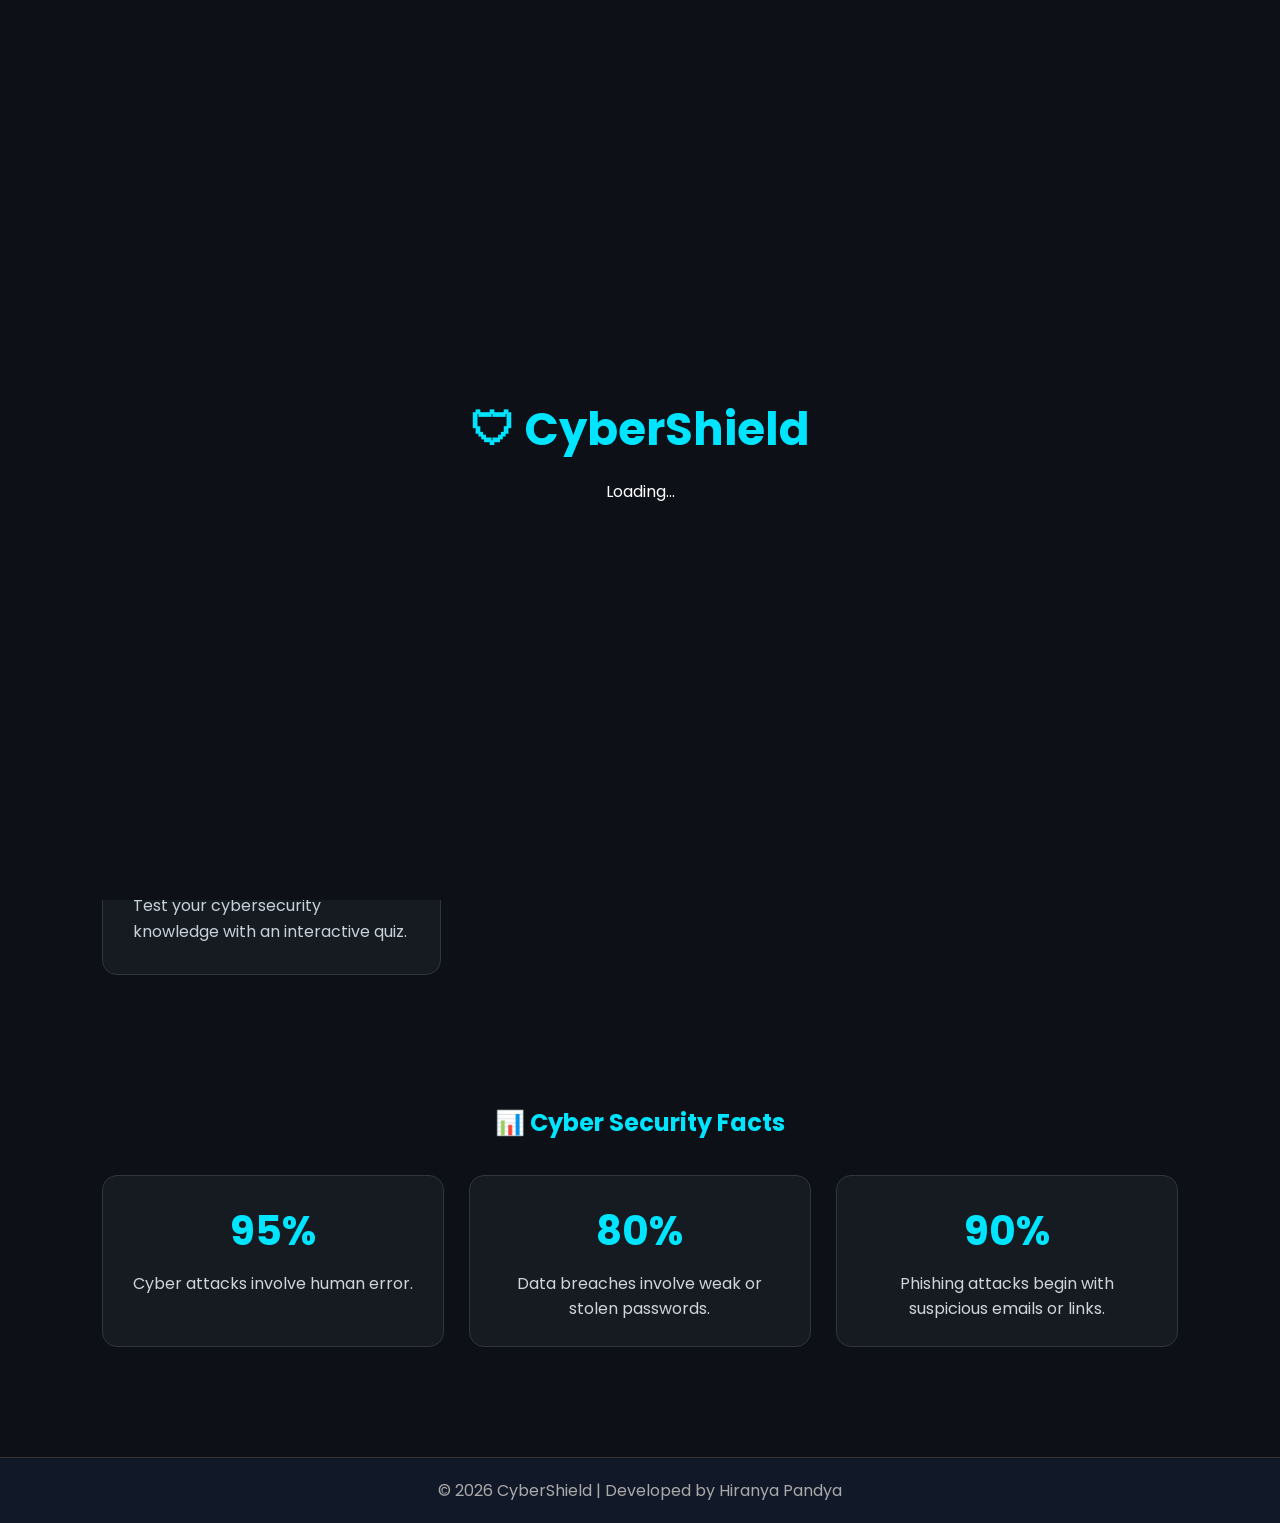
<file: index.html>
<!DOCTYPE html>
<html lang="en">
<head>
    <meta charset="UTF-8">
    <meta name="viewport" content="width=device-width, initial-scale=1.0">
    <title>CyberShield | Password & Phishing Security Toolkit</title>

    <link rel="icon" type="image/png" href="images/favicon.png">


    <link rel="stylesheet" href="style.css">

    <link rel="preconnect" href="https://fonts.googleapis.com">
    <link href="https://fonts.googleapis.com/css2?family=Poppins:wght@300;400;600;700&display=swap" rel="stylesheet">
</head>

<body>

<div id="loader">
    <h1>🛡 CyberShield</h1>
    <p>Loading...</p>
</div>

<header>

    <nav>

        <h2>🛡 CyberShield</h2>

        <ul>

            <li><a href="index.html">Home</a></li>

            <li><a href="password.html">Password Checker</a></li>

            <li><a href="detector.html">Fraud Link Detector</a></li>

            <li><a href="tips.html">Security Tips</a></li>

            <li><a href="quiz.html">Quiz</a></li>

            <li><a href="about.html">About</a></li>

        </ul>

        <button onclick="toggleTheme()" id="themeBtn">🌙</button>

    </nav>

</header>

<section class="hero">

    <h1>Protect Yourself from Cyber Threats</h1>

    <p>

        CyberShield helps users create strong passwords,

        identify suspicious links,

        learn cyber safety,

        and test their cybersecurity knowledge.

    </p>

    <a href="password.html" class="btn">Get Started</a>

</section>

<section class="features">

    <div class="card">

        <h2>🔐 Password Strength Checker</h2>

        <p>Create stronger passwords to secure your online accounts.</p>

    </div>

    <div class="card">

        <h2>🔗 Fraud Link Detector</h2>

        <p>Analyze URLs for common phishing and scam indicators.</p>

    </div>

    <div class="card">

        <h2>🛡 Cyber Security Tips</h2>

        <p>Learn simple ways to stay safe online.</p>

    </div>

    <div class="card">

        <h2>🧠 Cyber Quiz</h2>

        <p>Test your cybersecurity knowledge with an interactive quiz.</p>

    </div>

</section>

<section class="stats">

    <h2>📊 Cyber Security Facts</h2>

    <div class="stats-container">

        <div class="stat-box">
            <h3>95%</h3>
            <p>Cyber attacks involve human error.</p>
        </div>

        <div class="stat-box">
            <h3>80%</h3>
            <p>Data breaches involve weak or stolen passwords.</p>
        </div>

        <div class="stat-box">
            <h3>90%</h3>
            <p>Phishing attacks begin with suspicious emails or links.</p>
        </div>

    </div>

</section>

<footer>
    <p>© 2026 CyberShield | Developed by Hiranya Pandya</p>
</footer>


<script src="script.js"></script>

<button id="topBtn" onclick="topFunction()">
⬆
</button>

</body>
</html>
</file>
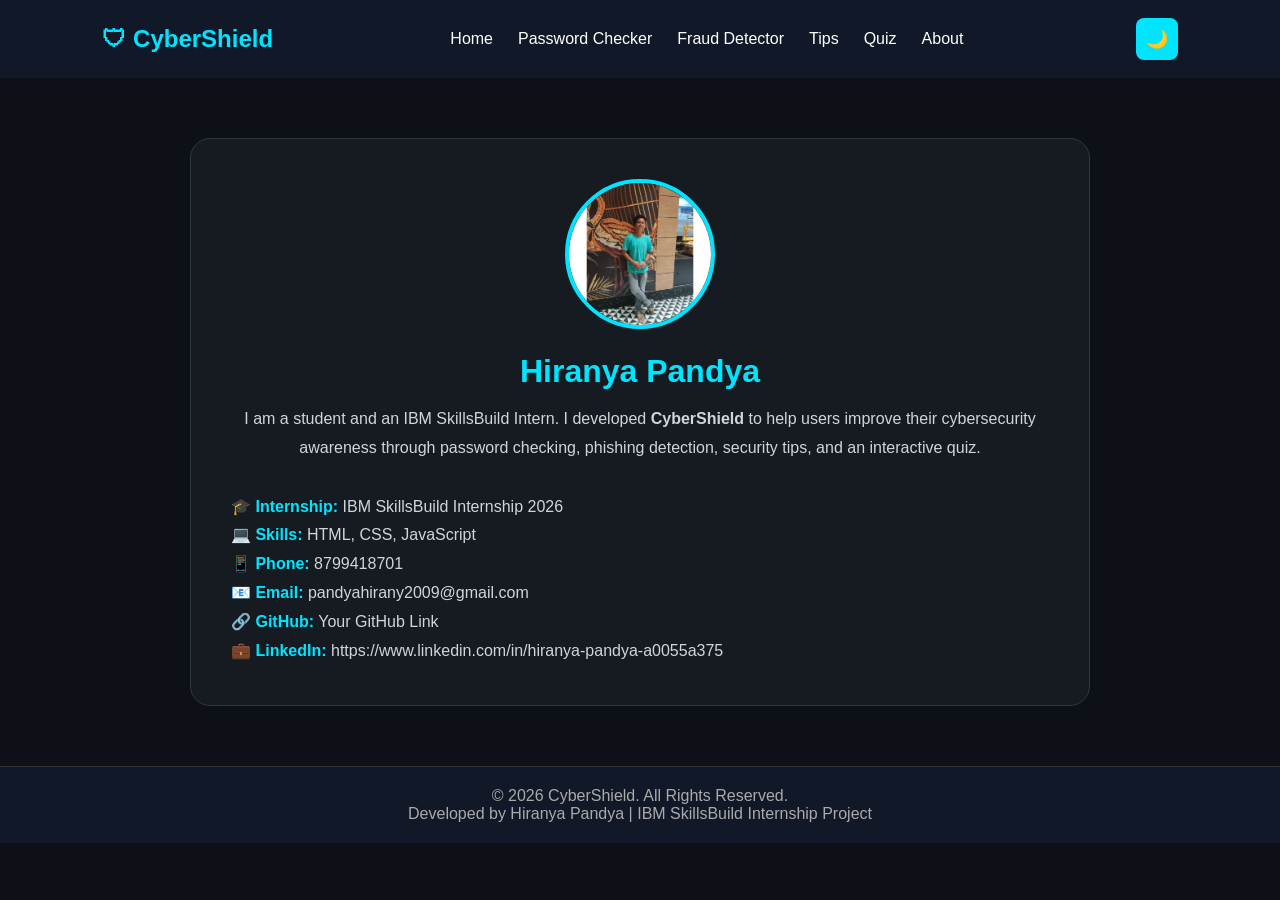
<file: about.html>
<!DOCTYPE html>
<html lang="en">
<head>
<meta charset="UTF-8">
<meta name="viewport" content="width=device-width, initial-scale=1.0">
<title>About Developer</title>

<link rel="icon" type="image/png" href="images/favicon.png">

<link rel="stylesheet" href="style.css">

<style>

.about-container{
max-width:900px;
margin:60px auto;
background:#161b22;
padding:40px;
border-radius:20px;
text-align:center;
border:1px solid #30363d;
}

.profile{
width:150px;
height:150px;
border-radius:50%;
border:4px solid #00e5ff;
margin-bottom:20px;
}

.about-container h1{
color:#00e5ff;
margin-bottom:15px;
}

.about-container p{
line-height:1.8;
color:#d1d5db;
}

.info{
margin-top:30px;
text-align:left;
line-height:2;
}

.info strong{
color:#00e5ff;
}

</style>

</head>

<body>

<header>
<nav>

<h2>🛡 CyberShield</h2>

<ul>
<li><a href="index.html">Home</a></li>
<li><a href="password.html">Password Checker</a></li>
<li><a href="detector.html">Fraud Detector</a></li>
<li><a href="tips.html">Tips</a></li>
<li><a href="quiz.html">Quiz</a></li>
<li><a href="about.html">About</a></li>
</ul>

<button onclick="toggleTheme()" id="themeBtn">🌙</button>

</nav>
</header>

<div class="about-container">

<img src="profile.jpg" class="profile" alt="Profile">

<h1>Hiranya Pandya</h1>

<p>
I am a student and an IBM SkillsBuild Intern. I developed <b>CyberShield</b> to help users improve their cybersecurity awareness through password checking, phishing detection, security tips, and an interactive quiz.
</p>

<div class="info">

<p><strong>🎓 Internship:</strong> IBM SkillsBuild Internship 2026</p>

<p><strong>💻 Skills:</strong> HTML, CSS, JavaScript</p>

<p><strong>📱 Phone:</strong> 8799418701 </p>

<p><strong>📧 Email:</strong> pandyahirany2009@gmail.com </p>

<p><strong>🔗 GitHub:</strong> Your GitHub Link</p>

<p><strong>💼 LinkedIn:</strong> https://www.linkedin.com/in/hiranya-pandya-a0055a375  </p>

</div>

</div>

<footer>
<p>© 2026 CyberShield. All Rights Reserved.</p>
<p>Developed by Hiranya Pandya | IBM SkillsBuild Internship Project</p>
</footer>

<button id="topBtn" onclick="topFunction()">
⬆
</button>

</body>
</html>
</file>
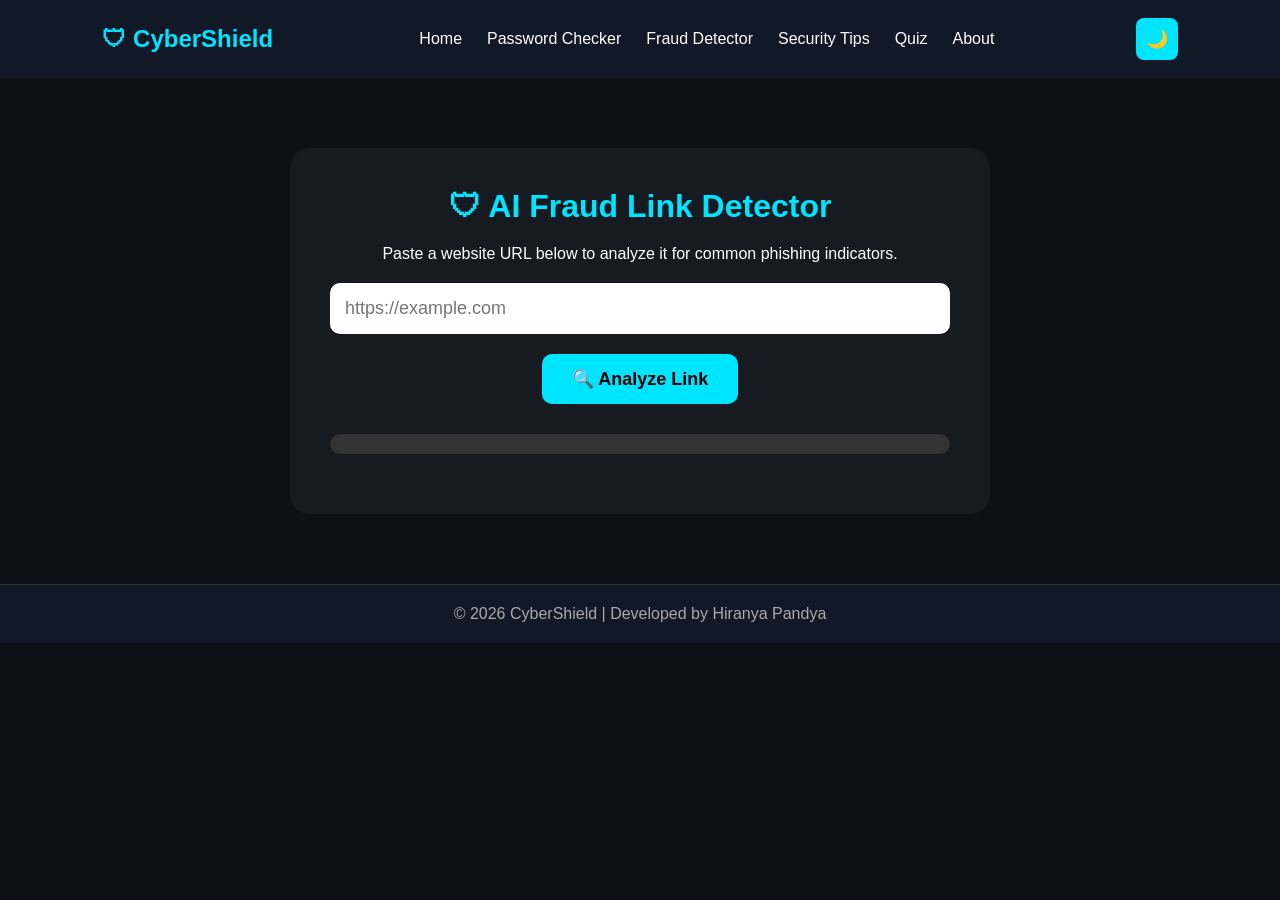
<file: detector.html>
<!DOCTYPE html>
<html lang="en">
<head>
<meta charset="UTF-8">
<meta name="viewport" content="width=device-width, initial-scale=1.0">
<title>Fraud Link Detector</title>

<link rel="icon" type="image/png" href="images/favicon.png">

<link rel="stylesheet" href="style.css">

<style>

.detector-container{

max-width:700px;
margin:70px auto;
background:#161b22;
padding:40px;
border-radius:20px;
text-align:center;

}

.detector-container h1{

color:#00e5ff;
margin-bottom:20px;

}

.detector-container input{

width:100%;
padding:15px;
font-size:18px;
border:none;
outline:none;
border-radius:10px;
margin:20px 0;

}

.detector-container button{

padding:14px 30px;
background:#00e5ff;
border:none;
border-radius:10px;
cursor:pointer;
font-size:18px;
font-weight:bold;

}

#output{

margin-top:30px;
font-size:22px;

}

#reason{

margin-top:20px;
line-height:1.8;
text-align:left;
color:white;

}

</style>

</head>

<body>

<header>

<nav>

<h2>🛡 CyberShield</h2>

<ul>

<li><a href="index.html">Home</a></li>
<li><a href="password.html">Password Checker</a></li>
<li><a href="detector.html">Fraud Detector</a></li>
<li><a href="tips.html">Security Tips</a></li>
<li><a href="quiz.html">Quiz</a></li>
<li><a href="about.html">About</a></li>

</ul>

<button onclick="toggleTheme()" id="themeBtn">🌙</button>

</nav>

</header>

<div class="detector-container">

<h1>🛡 AI Fraud Link Detector</h1>

<p>
Paste a website URL below to analyze it for common phishing indicators.
</p>

<input
type="text"
id="url"
placeholder="https://example.com">

<button onclick="detectLink()">
🔍 Analyze Link
</button>

<div style="margin-top:30px;">

<h2 id="output"></h2>

<div
style="
width:100%;
height:20px;
background:#333;
border-radius:20px;
overflow:hidden;
margin-top:15px;">

<div
id="riskBar"
style="
height:100%;
width:0%;
background:red;
transition:.6s;">
</div>

</div>

</div>

<div id="reason"></div>


</div>

<script src="script.js"></script>

<footer>
    <p>© 2026 CyberShield | Developed by Hiranya Pandya</p>
</footer>

<button id="topBtn" onclick="topFunction()">
⬆
</button>

</body>
</html>
</file>
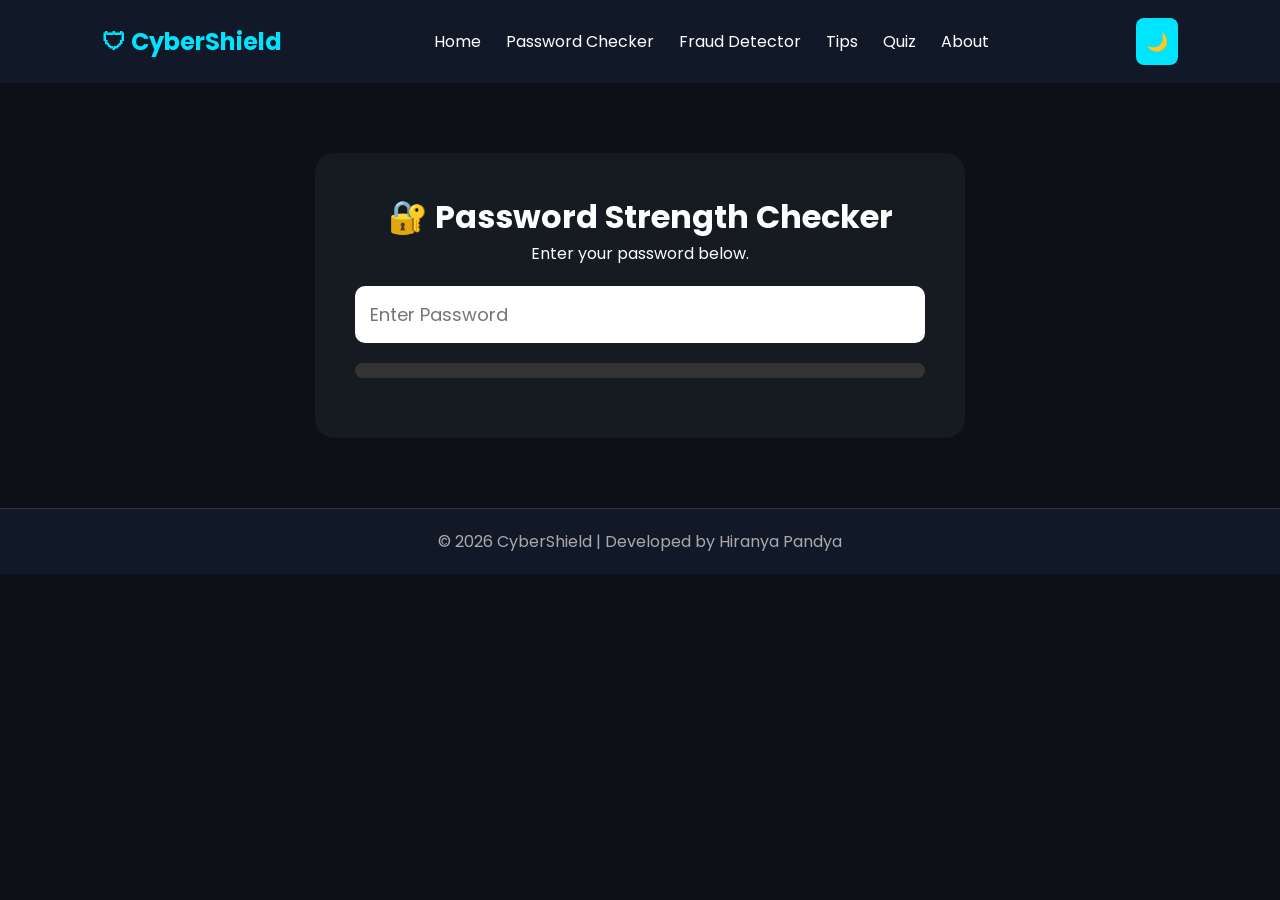
<file: password.html>
<!DOCTYPE html>
<html lang="en">
<head>
<meta charset="UTF-8">
<meta name="viewport" content="width=device-width, initial-scale=1.0">
<title>Password Strength Checker</title>

<link rel="icon" type="image/png" href="images/favicon.png">

<link rel="stylesheet" href="style.css">
<link href="https://fonts.googleapis.com/css2?family=Poppins:wght@300;400;600;700&display=swap" rel="stylesheet">

<style>

.password-container{

width:90%;
max-width:650px;

margin:70px auto;

background:#161b22;

padding:40px;

border-radius:20px;

text-align:center;

}

.password-container input{

width:100%;

padding:15px;

margin:20px 0;

font-size:18px;

border-radius:10px;

border:none;

outline:none;

}

#strengthBar{

height:15px;

background:#333;

border-radius:10px;

overflow:hidden;

}

#progress{

height:100%;

width:0%;

transition:.4s;

}

#result{

margin-top:20px;

font-size:22px;

font-weight:bold;

}

#tips{

margin-top:15px;

line-height:1.8;

color:#d1d5db;

text-align:left;

}

</style>

</head>

<body>

<header>

<nav>

<h2>🛡 CyberShield</h2>

<ul>

<li><a href="index.html">Home</a></li>

<li><a href="password.html">Password Checker</a></li>

<li><a href="detector.html">Fraud Detector</a></li>

<li><a href="tips.html">Tips</a></li>

<li><a href="quiz.html">Quiz</a></li>

<li><a href="about.html">About</a></li>

</ul>

<button onclick="toggleTheme()" id="themeBtn">🌙</button>


</nav>

</header>

<div class="password-container">

<h1>🔐 Password Strength Checker</h1>

<p>Enter your password below.</p>

<input
type="password"
id="password"
placeholder="Enter Password"
onkeyup="checkPassword()">

<div id="strengthBar">

<div id="progress"></div>

</div>

<h2 id="result"></h2>

<div id="tips"></div>

</div>

<script src="script.js"></script>

<footer>
    <p>© 2026 CyberShield | Developed by Hiranya Pandya</p>
</footer>

<button id="topBtn" onclick="topFunction()">
⬆
</button>

</body>

</html>
</file>
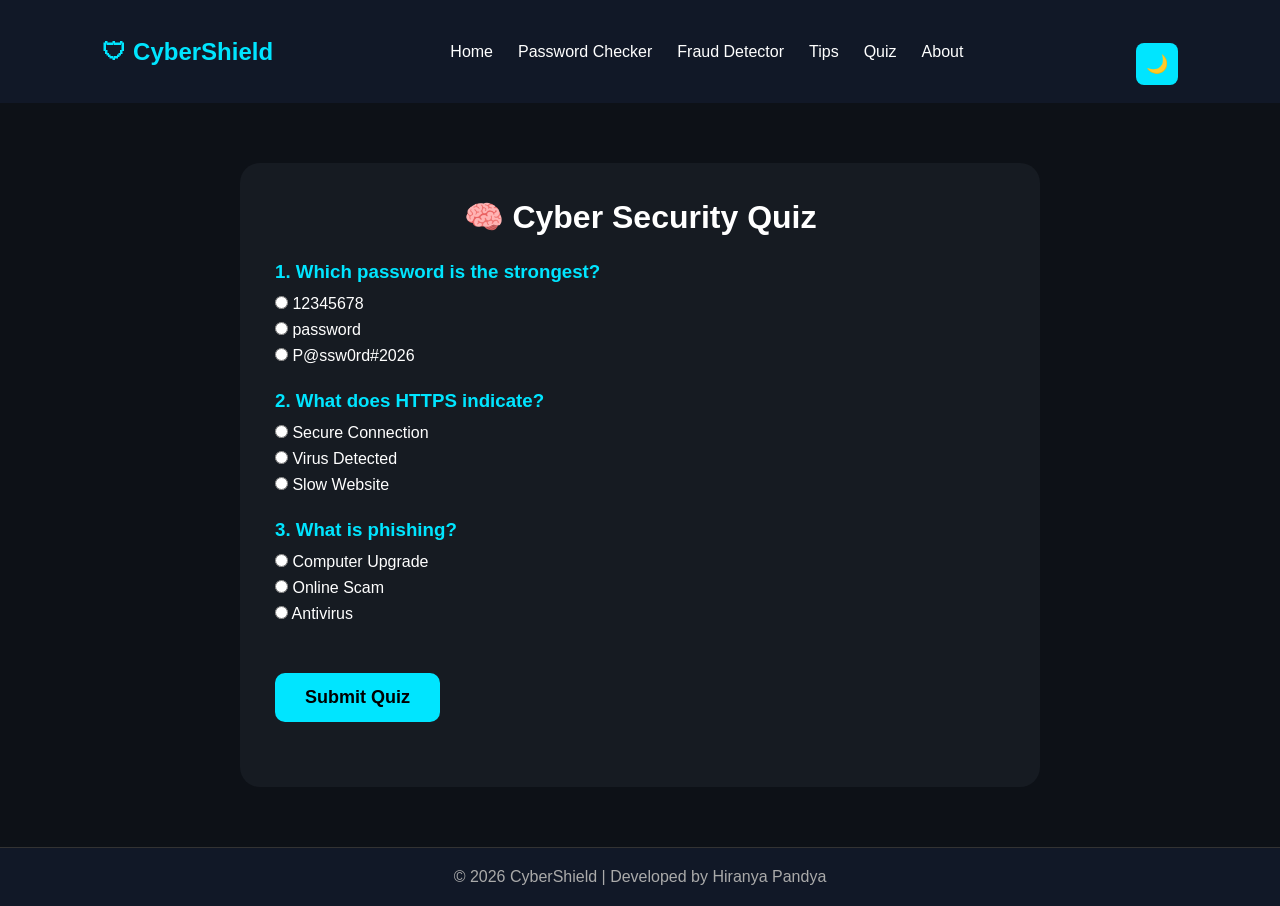
<file: quiz.html>
<!DOCTYPE html>
<html lang="en">
<head>

<meta charset="UTF-8">
<meta name="viewport" content="width=device-width, initial-scale=1.0">

<title>Cyber Security Quiz</title>

<link rel="icon" type="image/png" href="images/favicon.png">

<link rel="stylesheet" href="style.css">

<style>

.quiz-container{

max-width:800px;

margin:60px auto;

background:#161b22;

padding:35px;

border-radius:20px;

}

.question{

margin:25px 0;

}

.question h3{

margin-bottom:12px;

color:#00e5ff;

}

label{

display:block;

margin:8px 0;

cursor:pointer;

}

button{

margin-top:25px;

padding:14px 30px;

background:#00e5ff;

border:none;

border-radius:10px;

font-size:18px;

cursor:pointer;

font-weight:bold;

}

#score{

margin-top:30px;

font-size:28px;

text-align:center;

}

</style>

</head>

<body>

<header>

<nav>

<h2>🛡 CyberShield</h2>

<ul>

<li><a href="index.html">Home</a></li>

<li><a href="password.html">Password Checker</a></li>

<li><a href="detector.html">Fraud Detector</a></li>

<li><a href="tips.html">Tips</a></li>

<li><a href="quiz.html">Quiz</a></li>

<li><a href="about.html">About</a></li>

</ul>

<button onclick="toggleTheme()" id="themeBtn">🌙</button>

</nav>

</header>

<div class="quiz-container">

<h1 align="center">🧠 Cyber Security Quiz</h1>

<div class="question">

<h3>1. Which password is the strongest?</h3>

<label><input type="radio" name="q1" value="0"> 12345678</label>

<label><input type="radio" name="q1" value="0"> password</label>

<label><input type="radio" name="q1" value="1"> P@ssw0rd#2026</label>

</div>

<div class="question">

<h3>2. What does HTTPS indicate?</h3>

<label><input type="radio" name="q2" value="1"> Secure Connection</label>

<label><input type="radio" name="q2" value="0"> Virus Detected</label>

<label><input type="radio" name="q2" value="0"> Slow Website</label>

</div>

<div class="question">

<h3>3. What is phishing?</h3>

<label><input type="radio" name="q3" value="0"> Computer Upgrade</label>

<label><input type="radio" name="q3" value="1"> Online Scam</label>

<label><input type="radio" name="q3" value="0"> Antivirus</label>

</div>

<button onclick="calculateQuiz()">

Submit Quiz

</button>

<h2 id="score"></h2>

</div>

<script src="script.js"></script>

<footer>
    <p>© 2026 CyberShield | Developed by Hiranya Pandya</p>
</footer>

<button id="topBtn" onclick="topFunction()">
⬆
</button>

</body>
</html>
</file>
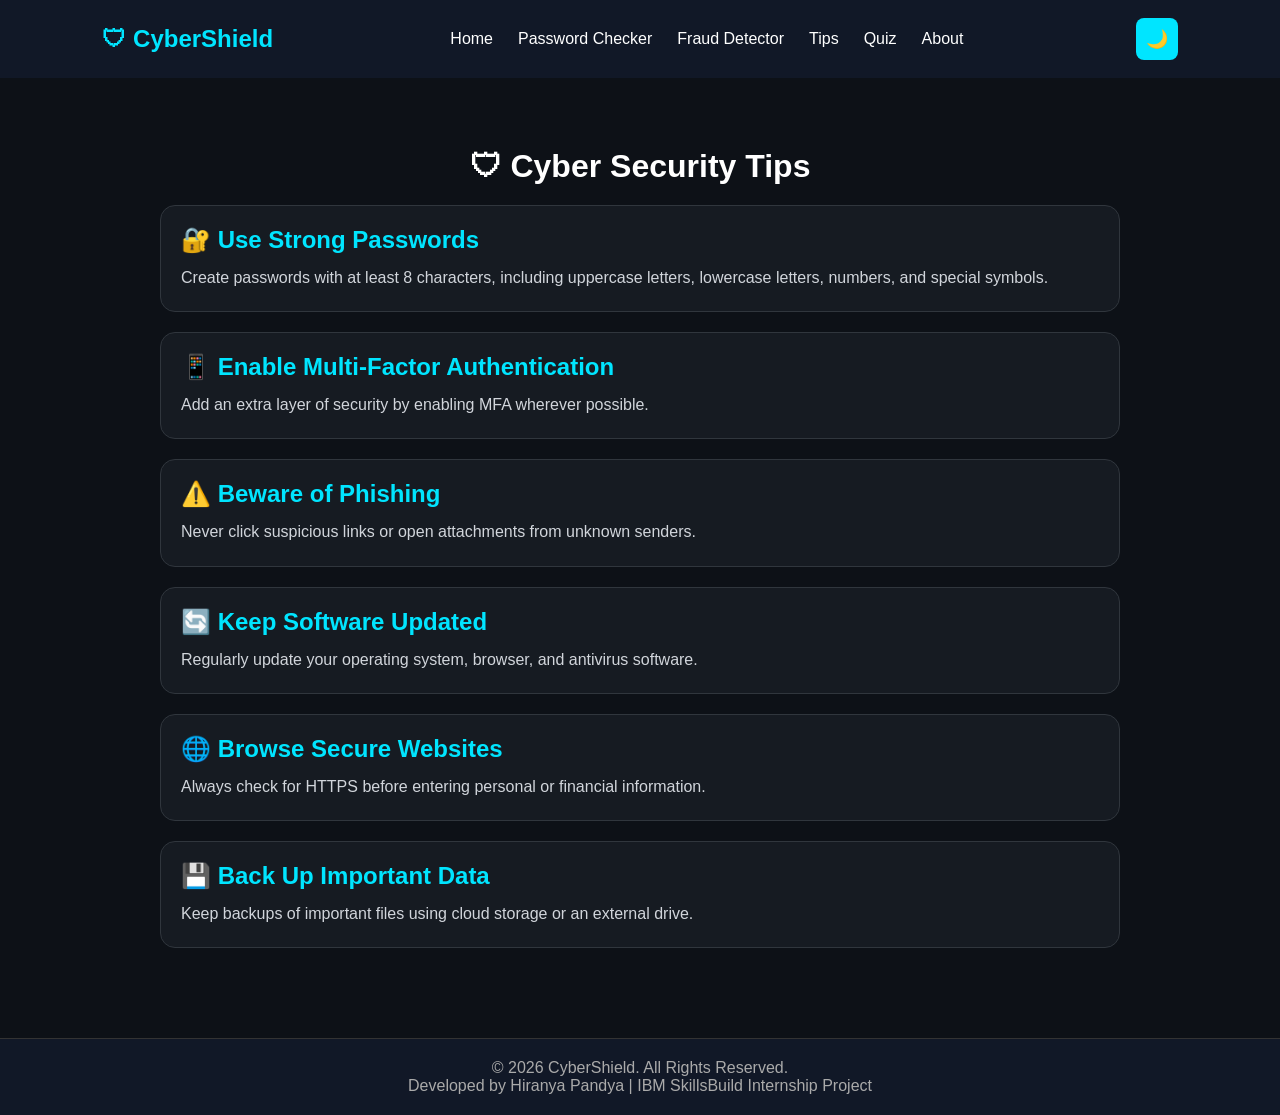
<file: tips.html>
<!DOCTYPE html>
<html lang="en">
<head>
<meta charset="UTF-8">
<meta name="viewport" content="width=device-width, initial-scale=1.0">
<title>Cyber Security Tips</title>

<link rel="icon" type="image/png" href="images/favicon.png">

<link rel="stylesheet" href="style.css">

<style>

.tips-container{
max-width:1000px;
margin:50px auto;
padding:20px;
}

.tip-card{
background:#161b22;
border:1px solid #30363d;
padding:20px;
margin:20px 0;
border-radius:15px;
transition:.3s;
}

.tip-card:hover{
transform:translateY(-5px);
border-color:#00e5ff;
}

.tip-card h2{
color:#00e5ff;
margin-bottom:10px;
}

.tip-card p{
color:#d1d5db;
line-height:1.7;
}

</style>

</head>

<body>

<header>
<nav>

<h2>🛡 CyberShield</h2>

<ul>
<li><a href="index.html">Home</a></li>
<li><a href="password.html">Password Checker</a></li>
<li><a href="detector.html">Fraud Detector</a></li>
<li><a href="tips.html">Tips</a></li>
<li><a href="quiz.html">Quiz</a></li>
<li><a href="about.html">About</a></li>
</ul>

<button onclick="toggleTheme()" id="themeBtn">🌙</button>

</nav>
</header>

<div class="tips-container">

<h1 align="center">🛡 Cyber Security Tips</h1>

<div class="tip-card">
<h2>🔐 Use Strong Passwords</h2>
<p>Create passwords with at least 8 characters, including uppercase letters, lowercase letters, numbers, and special symbols.</p>
</div>

<div class="tip-card">
<h2>📱 Enable Multi-Factor Authentication</h2>
<p>Add an extra layer of security by enabling MFA wherever possible.</p>
</div>

<div class="tip-card">
<h2>⚠️ Beware of Phishing</h2>
<p>Never click suspicious links or open attachments from unknown senders.</p>
</div>

<div class="tip-card">
<h2>🔄 Keep Software Updated</h2>
<p>Regularly update your operating system, browser, and antivirus software.</p>
</div>

<div class="tip-card">
<h2>🌐 Browse Secure Websites</h2>
<p>Always check for HTTPS before entering personal or financial information.</p>
</div>

<div class="tip-card">
<h2>💾 Back Up Important Data</h2>
<p>Keep backups of important files using cloud storage or an external drive.</p>
</div>

</div>

<footer>
<p>© 2026 CyberShield. All Rights Reserved.</p>
<p>Developed by Hiranya Pandya | IBM SkillsBuild Internship Project</p>
</footer>

<button id="topBtn" onclick="topFunction()">
⬆
</button>

</body>
</html>
</file>
<file: style.css>
*{
    margin:0;
    padding:0;
    box-sizing:border-box;
    font-family:'Poppins',sans-serif;
}

body{
    background:#0d1117;
    color:white;
}

/* Navbar */

header{
    background:#111827;
    padding:18px 8%;
    position:sticky;
    top:0;
    z-index:1000;
}

nav{
    display:flex;
    justify-content:space-between;
    align-items:center;
}

nav h2{
    color:#00e5ff;
}

nav ul{
    display:flex;
    list-style:none;
}

nav ul li{
    margin-left:25px;
}

nav ul li a{
    color:white;
    text-decoration:none;
    transition:.3s;
}

nav ul li a:hover{
    color:#00e5ff;
}

/* Hero */

.hero{
    text-align:center;
    padding:90px 10%;
}

.hero h1{
    font-size:52px;
    color:#00e5ff;
    margin-bottom:20px;
}

.hero p{
    max-width:700px;
    margin:auto;
    font-size:18px;
    color:#d1d5db;
    line-height:1.8;
}

.btn{
    display:inline-block;
    margin-top:35px;
    padding:14px 32px;
    background:#00e5ff;
    color:black;
    border-radius:8px;
    text-decoration:none;
    font-weight:bold;
    transition:.3s;
}

.btn:hover{
    transform:scale(1.05);
}

/* Cards */

.features{
    display:grid;
    grid-template-columns:repeat(auto-fit,minmax(250px,1fr));
    gap:30px;
    padding:70px 8%;
}

.card{
    background:#161b22;
    border:1px solid #30363d;
    padding:30px;
    border-radius:15px;
    transition:.3s;
}

.card:hover{
    transform:translateY(-10px);
    border-color:#00e5ff;
}

.card h2{
    color:#00e5ff;
    margin-bottom:15px;
}

.card p{
    color:#c9d1d9;
    line-height:1.6;
}

/* Footer */

footer{
    text-align:center;
    padding:20px;
    margin-top:50px;
    background:#111827;
    color:#aaa;
    border-top:1px solid #333;
}

/* Responsive */

@media(max-width:768px){

nav{
    flex-direction:column;
}

nav ul{
    flex-wrap:wrap;
    justify-content:center;
    margin-top:15px;
}

.hero h1{
    font-size:35px;
}

.hero p{
    font-size:16px;
}

}

/* Cyber Security Statistics */

.stats{
    padding:60px 8%;
    text-align:center;
}

.stats h2{
    color:#00e5ff;
    margin-bottom:35px;
}

.stats-container{
    display:grid;
    grid-template-columns:repeat(auto-fit,minmax(220px,1fr));
    gap:25px;
}

.stat-box{
    background:#161b22;
    border:1px solid #30363d;
    padding:25px;
    border-radius:15px;
    transition:.3s;
}

.stat-box:hover{
    transform:translateY(-8px);
    border-color:#00e5ff;
}

.stat-box h3{
    color:#00e5ff;
    font-size:40px;
    margin-bottom:10px;
}

.stat-box p{
    color:#d1d5db;
}

/* Loading Screen */

#loader{
    position:fixed;
    top:0;
    left:0;
    width:100%;
    height:100%;
    background:#0d1117;
    display:flex;
    justify-content:center;
    align-items:center;
    flex-direction:column;
    z-index:9999;
}

#loader h1{
    color:#00e5ff;
    font-size:45px;
}

#loader p{
    color:white;
    margin-top:15px;
    animation:blink 1s infinite;
}

@keyframes blink{

50%{
opacity:.3;
}

}

/* ===== Light Theme ===== */

body.light{
    background:#f5f5f5;
    color:#111;
}

body.light header{
    background:#ffffff;
}

body.light footer{
    background:#ffffff;
    color:#111;
}

body.light .card,
body.light .stat-box,
body.light .password-container,
body.light .detector-container,
body.light .quiz-container,
body.light .about-container,
body.light .tip-card{
    background:#ffffff;
    color:#111;
    border:1px solid #ccc;
}

body.light p,
body.light h1,
body.light h2,
body.light h3,
body.light label{
    color:#111;
}

#themeBtn{
    margin-left:20px;
    padding:10px;
    border:none;
    border-radius:8px;
    cursor:pointer;
    font-size:18px;
    background:#00e5ff;
}

#topBtn{

position:fixed;

bottom:20px;

right:20px;

display:none;

padding:15px;

border:none;

border-radius:50%;

background:#00e5ff;

cursor:pointer;

font-size:18px;

}

html{
    scroll-behavior:smooth;
}

/* Animated CyberShield Logo */

nav h2{
    color:#00e5ff;
    animation: glow 2s infinite alternate;
}

@keyframes glow{
    from{
        text-shadow:0 0 5px #00e5ff;
    }

    to{
        text-shadow:0 0 20px #00e5ff,
                    0 0 35px #00e5ff;
    }
}
</file>
